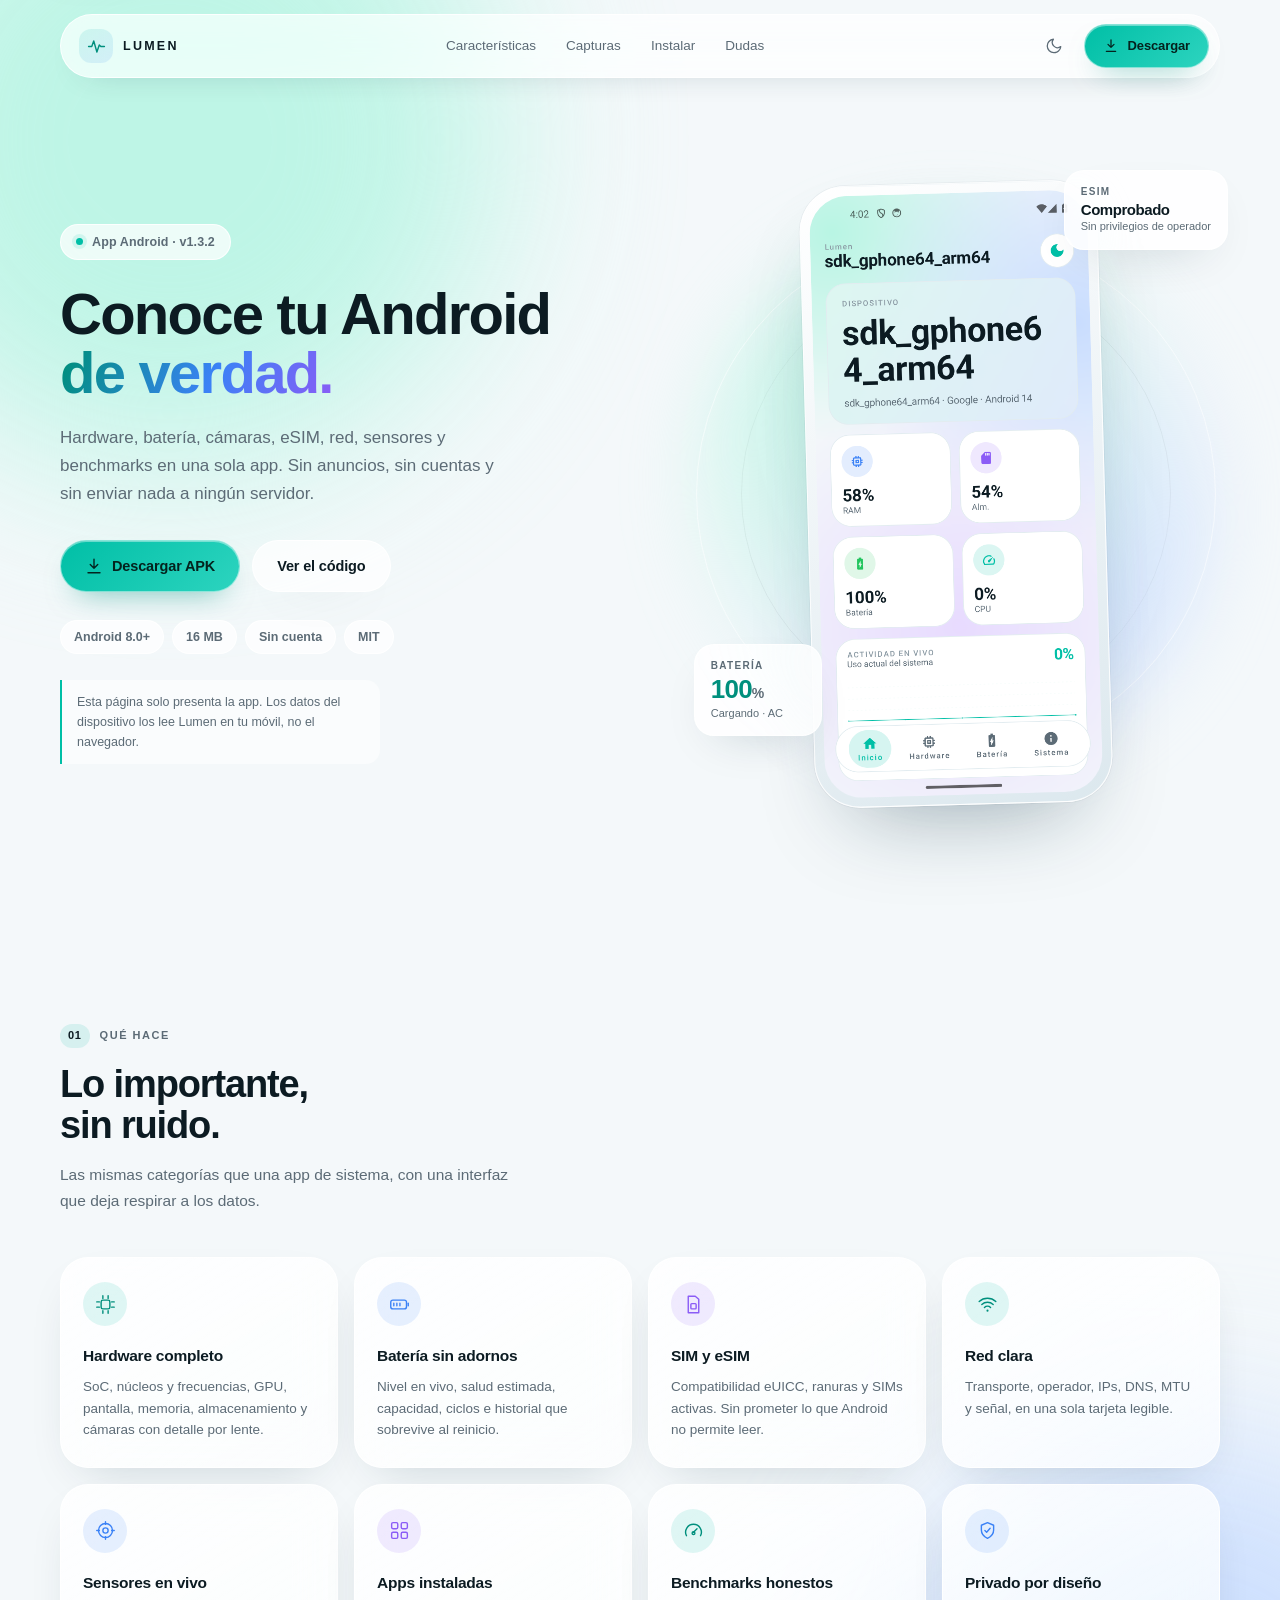
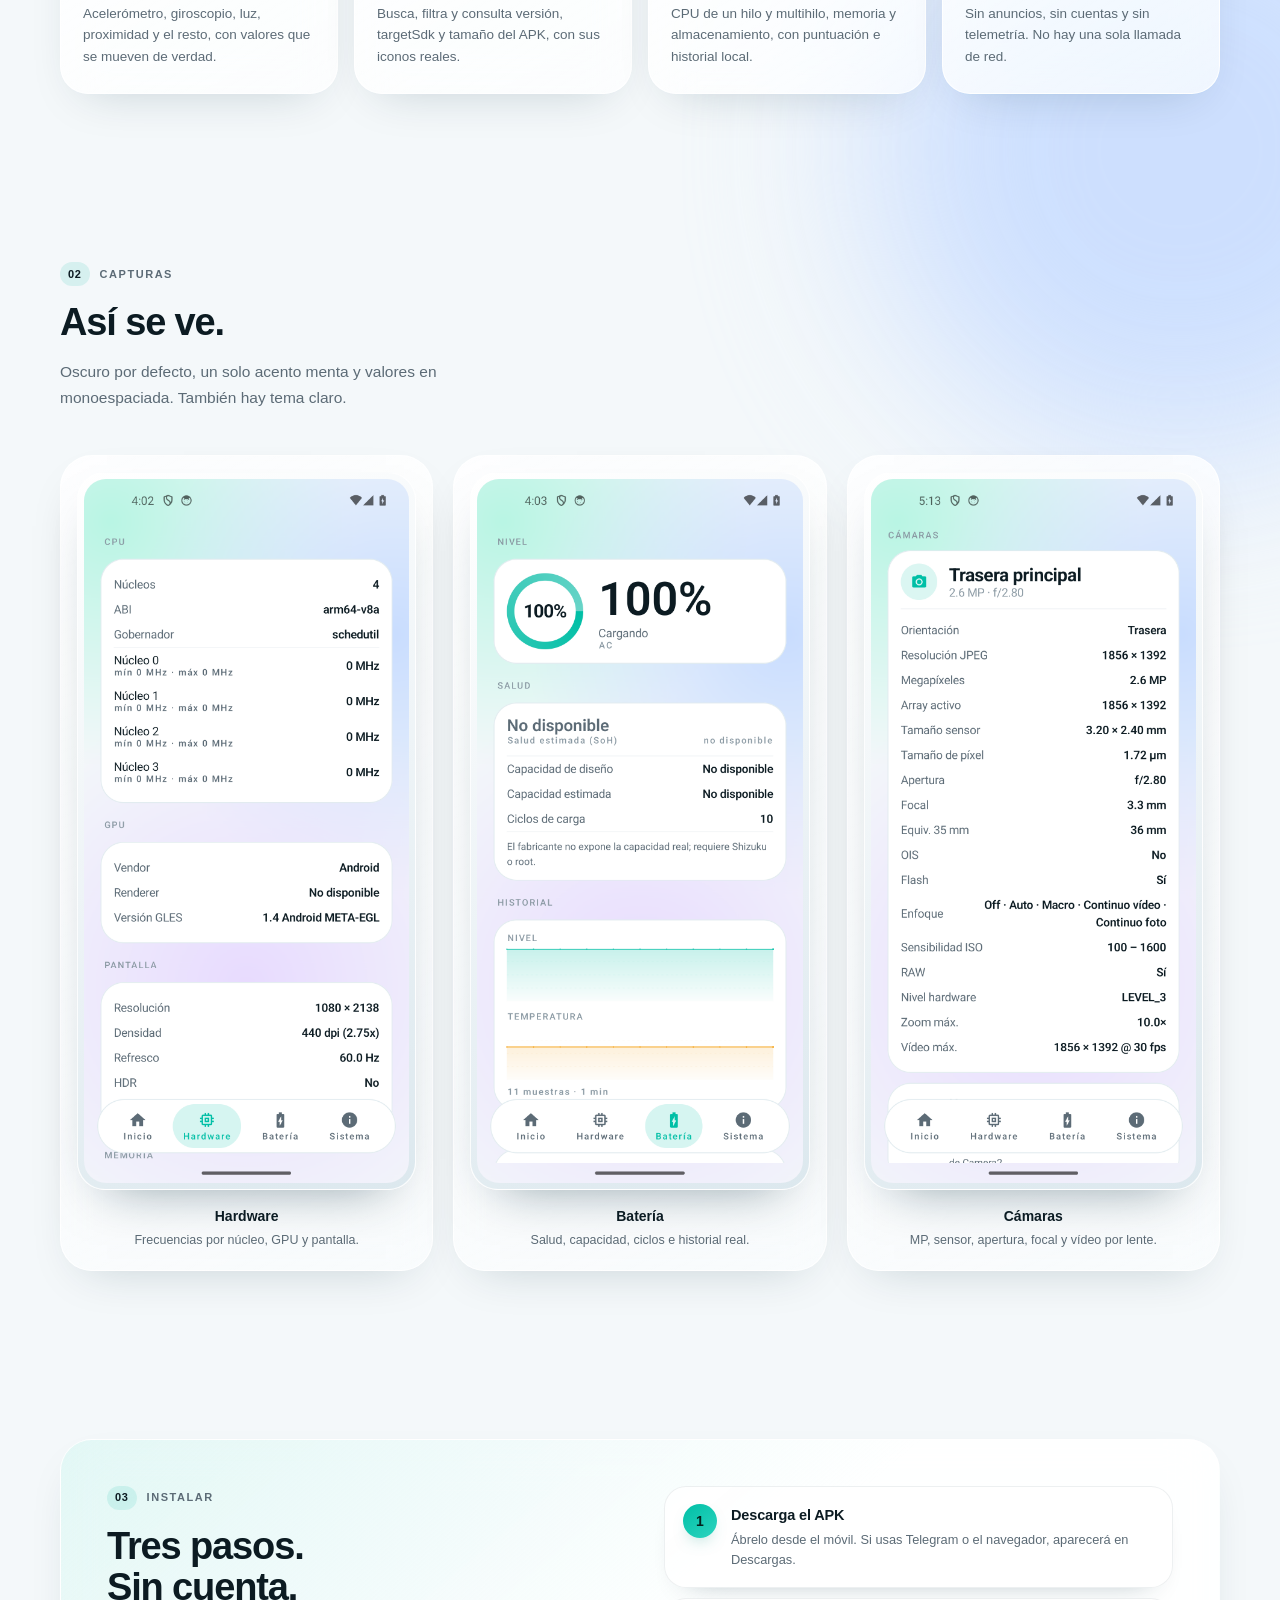
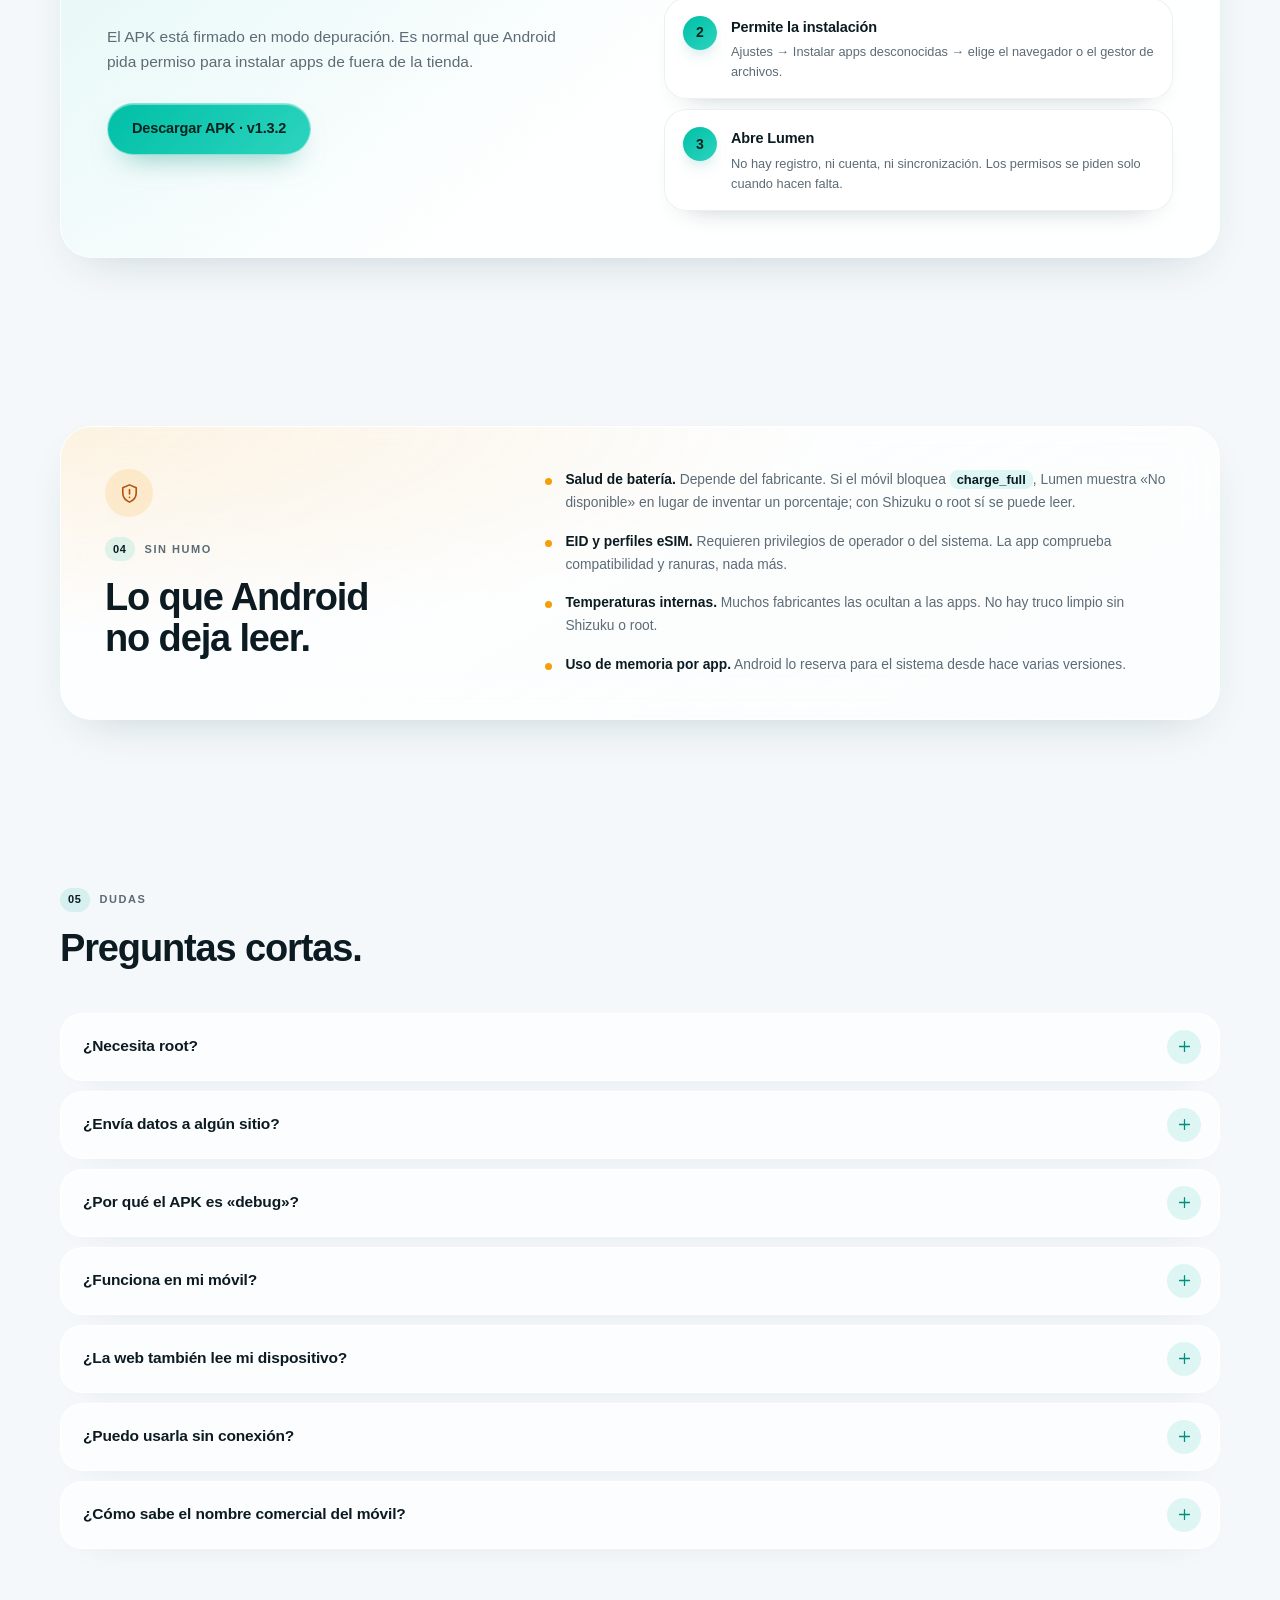
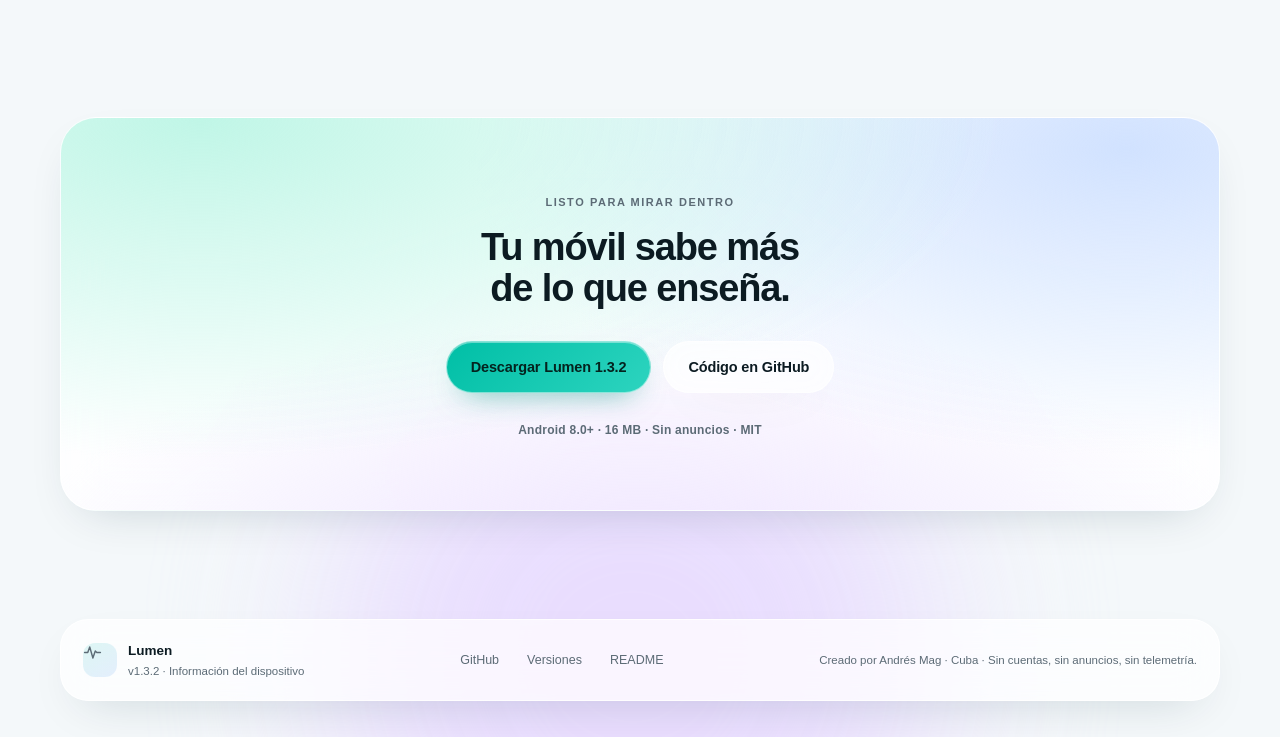
<file: docs/index.html>
<!DOCTYPE html>
<html lang="es" data-theme="light">
<head>
<meta charset="utf-8">
<meta name="viewport" content="width=device-width, initial-scale=1">
<title>Lumen — Conoce tu Android de verdad</title>
<meta name="description" content="Lumen es una app Android sin anuncios para ver hardware, batería, eSIM, red, sensores y benchmarks. Todo se lee en tu móvil; nada sale de él.">
<meta name="theme-color" content="#F4F8FA">
<link rel="icon" href="favicon.svg" type="image/svg+xml">
<meta property="og:title" content="Lumen — Conoce tu Android de verdad">
<meta property="og:description" content="Hardware, batería, cámaras, eSIM, red, sensores y benchmarks. Sin anuncios, sin cuentas y sin telemetría.">
<meta property="og:type" content="website">
<meta property="og:image" content="img/inicio.png">
<script>
  try {
    if (localStorage.getItem("lumen-theme") === "dark") {
      document.documentElement.setAttribute("data-theme", "dark");
      var themeMeta = document.querySelector('meta[name="theme-color"]');
      if (themeMeta) themeMeta.setAttribute("content", "#070C10");
    }
  } catch (e) {}
</script>
<link rel="stylesheet" href="styles.css">
</head>
<body>

<a class="skip-link" href="#top">Saltar al contenido</a>

<div class="ambient" aria-hidden="true">
  <span class="blob blob-a"></span>
  <span class="blob blob-b"></span>
  <span class="blob blob-c"></span>
</div>

<header class="site-header">
  <div class="container header-inner">
    <a class="brand" href="#top" aria-label="Lumen, inicio">
      <span class="brand-mark" aria-hidden="true">
        <svg viewBox="0 0 24 24" fill="none" stroke="currentColor" stroke-width="1.8" stroke-linecap="round" stroke-linejoin="round"><path d="M2 12h4l2.5-7 4 14 3-9 2 2h4.5"/></svg>
      </span>
      <span class="brand-name">LUMEN</span>
    </a>

    <nav class="site-nav" aria-label="Principal">
      <a href="#caracteristicas">Características</a>
      <a href="#capturas">Capturas</a>
      <a href="#instalar">Instalar</a>
      <a href="#faq">Dudas</a>
    </nav>

    <div class="header-actions">
      <button class="icon-btn" id="theme-btn" type="button" aria-label="Activar tema oscuro" aria-pressed="false">
        <svg class="icon-moon" viewBox="0 0 24 24" fill="none" stroke="currentColor" stroke-width="1.7" stroke-linecap="round" stroke-linejoin="round" aria-hidden="true"><path d="M21 12.8A9 9 0 1 1 11.2 3a7 7 0 0 0 9.8 9.8Z"/></svg>
        <svg class="icon-sun" viewBox="0 0 24 24" fill="none" stroke="currentColor" stroke-width="1.7" stroke-linecap="round" stroke-linejoin="round" aria-hidden="true"><circle cx="12" cy="12" r="4"/><path d="M12 2v2M12 20v2M2 12h2M20 12h2M4.9 4.9l1.4 1.4M17.7 17.7l1.4 1.4M19.1 4.9l-1.4 1.4M6.3 17.7l-1.4 1.4"/></svg>
      </button>
      <a class="btn btn-primary btn-small" href="https://github.com/aurenox-global/lumen-device-info/releases/download/v1.3.2/lumen-debug.apk">
        <svg viewBox="0 0 24 24" fill="none" stroke="currentColor" stroke-width="1.9" stroke-linecap="round" stroke-linejoin="round" aria-hidden="true"><path d="M12 3v11M7.5 9.5 12 14l4.5-4.5M5 20h14"/></svg>
        Descargar
      </a>
    </div>
  </div>
</header>

<main id="top">

  <!-- HERO -->
  <section class="hero container">
    <div class="hero-copy">
      <p class="kicker"><span class="pulse-dot" aria-hidden="true"></span> App Android · v1.3.2</p>
      <h1>Conoce tu Android<br><span class="accent">de verdad.</span></h1>
      <p class="lead">Hardware, batería, cámaras, eSIM, red, sensores y benchmarks en una sola app. Sin anuncios, sin cuentas y sin enviar nada a ningún servidor.</p>

      <div class="cta-row">
        <a class="btn btn-primary" href="https://github.com/aurenox-global/lumen-device-info/releases/download/v1.3.2/lumen-debug.apk">
          <svg viewBox="0 0 24 24" fill="none" stroke="currentColor" stroke-width="1.8" stroke-linecap="round" stroke-linejoin="round" aria-hidden="true"><path d="M12 3v12M7 10l5 5 5-5M4 21h16"/></svg>
          Descargar APK
        </a>
        <a class="btn btn-ghost" href="https://github.com/aurenox-global/lumen-device-info">Ver el código</a>
      </div>

      <ul class="meta-row">
        <li>Android 8.0+</li>
        <li>16 MB</li>
        <li>Sin cuenta</li>
        <li>MIT</li>
      </ul>

      <p class="page-note">Esta página solo presenta la app. Los datos del dispositivo los lee Lumen en tu móvil, no el navegador.</p>
    </div>

    <div class="hero-art" aria-label="Captura de la app">
      <div class="glow" aria-hidden="true"></div>
      <figure class="phone phone-hero">
        <img src="img/inicio.png" alt="Pantalla de inicio de Lumen con el resumen del dispositivo y métricas en vivo" width="1080" height="2340">
      </figure>
      <div class="float-card float-battery">
        <span class="float-label">Batería</span>
        <strong>100<span>%</span></strong>
        <span class="float-sub">Cargando · AC</span>
      </div>
      <div class="float-card float-esim">
        <span class="float-label">eSIM</span>
        <strong class="small-value">Comprobado</strong>
        <span class="float-sub">Sin privilegios de operador</span>
      </div>
    </div>
  </section>

  <!-- FEATURES -->
  <section class="section container" id="caracteristicas">
    <div class="section-head">
      <p class="eyebrow"><span class="num">01</span> Qué hace</p>
      <h2>Lo importante,<br>sin ruido.</h2>
      <p class="section-sub">Las mismas categorías que una app de sistema, con una interfaz que deja respirar a los datos.</p>
    </div>

    <div class="grid features">
      <article class="card feature">
        <span class="icon-box" aria-hidden="true"><svg viewBox="0 0 24 24" fill="none" stroke="currentColor" stroke-width="1.6" stroke-linecap="round" stroke-linejoin="round"><rect x="7" y="7" width="10" height="10" rx="2"/><path d="M9 2v3M15 2v3M9 19v3M15 19v3M2 9h3M2 15h3M19 9h3M19 15h3"/></svg></span>
        <h3>Hardware completo</h3>
        <p>SoC, núcleos y frecuencias, GPU, pantalla, memoria, almacenamiento y cámaras con detalle por lente.</p>
      </article>

      <article class="card feature">
        <span class="icon-box" aria-hidden="true"><svg viewBox="0 0 24 24" fill="none" stroke="currentColor" stroke-width="1.6" stroke-linecap="round" stroke-linejoin="round"><rect x="2" y="7" width="18" height="10" rx="2.5"/><path d="M22 10.5v3"/><path d="M5.5 10.5v3M9 10.5v3M12.5 10.5v3"/></svg></span>
        <h3>Batería sin adornos</h3>
        <p>Nivel en vivo, salud estimada, capacidad, ciclos e historial que sobrevive al reinicio.</p>
      </article>

      <article class="card feature">
        <span class="icon-box" aria-hidden="true"><svg viewBox="0 0 24 24" fill="none" stroke="currentColor" stroke-width="1.6" stroke-linecap="round" stroke-linejoin="round"><path d="M6 2.5h8L18 6v15.5H6z"/><rect x="9" y="11" width="6" height="6" rx="1"/></svg></span>
        <h3>SIM y eSIM</h3>
        <p>Compatibilidad eUICC, ranuras y SIMs activas. Sin prometer lo que Android no permite leer.</p>
      </article>

      <article class="card feature">
        <span class="icon-box" aria-hidden="true"><svg viewBox="0 0 24 24" fill="none" stroke="currentColor" stroke-width="1.6" stroke-linecap="round" stroke-linejoin="round"><path d="M2.5 8.5a14 14 0 0 1 19 0"/><path d="M5.5 12a9.5 9.5 0 0 1 13 0"/><path d="M8.5 15.5a5 5 0 0 1 7 0"/><circle cx="12" cy="19" r="1.2" fill="currentColor" stroke="none"/></svg></span>
        <h3>Red clara</h3>
        <p>Transporte, operador, IPs, DNS, MTU y señal, en una sola tarjeta legible.</p>
      </article>

      <article class="card feature">
        <span class="icon-box" aria-hidden="true"><svg viewBox="0 0 24 24" fill="none" stroke="currentColor" stroke-width="1.6" stroke-linecap="round" stroke-linejoin="round"><circle cx="12" cy="12" r="8"/><circle cx="12" cy="12" r="3"/><path d="M12 2v3M12 19v3M2 12h3M19 12h3"/></svg></span>
        <h3>Sensores en vivo</h3>
        <p>Acelerómetro, giroscopio, luz, proximidad y el resto, con valores que se mueven de verdad.</p>
      </article>

      <article class="card feature">
        <span class="icon-box" aria-hidden="true"><svg viewBox="0 0 24 24" fill="none" stroke="currentColor" stroke-width="1.6" stroke-linecap="round" stroke-linejoin="round"><rect x="3" y="3" width="7" height="7" rx="1.6"/><rect x="14" y="3" width="7" height="7" rx="1.6"/><rect x="3" y="14" width="7" height="7" rx="1.6"/><rect x="14" y="14" width="7" height="7" rx="1.6"/></svg></span>
        <h3>Apps instaladas</h3>
        <p>Busca, filtra y consulta versión, targetSdk y tamaño del APK, con sus iconos reales.</p>
      </article>

      <article class="card feature">
        <span class="icon-box" aria-hidden="true"><svg viewBox="0 0 24 24" fill="none" stroke="currentColor" stroke-width="1.6" stroke-linecap="round" stroke-linejoin="round"><path d="M4 18a9 9 0 1 1 16 0"/><path d="M12 14l4-4"/><circle cx="12" cy="15" r="1.6"/></svg></span>
        <h3>Benchmarks honestos</h3>
        <p>CPU de un hilo y multihilo, memoria y almacenamiento, con puntuación e historial local.</p>
      </article>

      <article class="card feature">
        <span class="icon-box" aria-hidden="true"><svg viewBox="0 0 24 24" fill="none" stroke="currentColor" stroke-width="1.6" stroke-linecap="round" stroke-linejoin="round"><path d="M12 3l7 3v5.5c0 4.3-2.9 7.7-7 9.5-4.1-1.8-7-5.2-7-9.5V6z"/><path d="M9 12l2 2 4-4.5"/></svg></span>
        <h3>Privado por diseño</h3>
        <p>Sin anuncios, sin cuentas y sin telemetría. No hay una sola llamada de red.</p>
      </article>
    </div>
  </section>

  <!-- SCREENS -->
  <section class="section container" id="capturas">
    <div class="section-head">
      <p class="eyebrow"><span class="num">02</span> Capturas</p>
      <h2>Así se ve.</h2>
      <p class="section-sub">Oscuro por defecto, un solo acento menta y valores en monoespaciada. También hay tema claro.</p>
    </div>

    <div class="screens">
      <figure class="screen">
        <div class="phone phone-small"><img src="img/hardware.png" alt="Pantalla de hardware: CPU, GPU, pantalla, memoria y almacenamiento" width="1080" height="2340"></div>
        <figcaption><strong>Hardware</strong><span>Frecuencias por núcleo, GPU y pantalla.</span></figcaption>
      </figure>
      <figure class="screen">
        <div class="phone phone-small"><img src="img/bateria.png" alt="Pantalla de batería: nivel, salud, capacidad e historial" width="1080" height="2340"></div>
        <figcaption><strong>Batería</strong><span>Salud, capacidad, ciclos e historial real.</span></figcaption>
      </figure>
      <figure class="screen">
        <div class="phone phone-small"><img src="img/camaras.png" alt="Pantalla de cámaras con resolución, sensor, apertura y vídeo" width="1080" height="2340"></div>
        <figcaption><strong>Cámaras</strong><span>MP, sensor, apertura, focal y vídeo por lente.</span></figcaption>
      </figure>
    </div>
  </section>

  <!-- INSTALL -->
  <section class="section container" id="instalar">
    <div class="install">
      <div class="install-copy">
        <p class="eyebrow"><span class="num">03</span> Instalar</p>
        <h2>Tres pasos.<br>Sin cuenta.</h2>
        <p class="section-sub">El APK está firmado en modo depuración. Es normal que Android pida permiso para instalar apps de fuera de la tienda.</p>
        <a class="btn btn-primary" href="https://github.com/aurenox-global/lumen-device-info/releases/download/v1.3.2/lumen-debug.apk">Descargar APK · v1.3.2</a>
      </div>

      <ol class="steps">
        <li>
          <span class="step-num">1</span>
          <div><strong>Descarga el APK</strong><p>Ábrelo desde el móvil. Si usas Telegram o el navegador, aparecerá en Descargas.</p></div>
        </li>
        <li>
          <span class="step-num">2</span>
          <div><strong>Permite la instalación</strong><p>Ajustes → Instalar apps desconocidas → elige el navegador o el gestor de archivos.</p></div>
        </li>
        <li>
          <span class="step-num">3</span>
          <div><strong>Abre Lumen</strong><p>No hay registro, ni cuenta, ni sincronización. Los permisos se piden solo cuando hacen falta.</p></div>
        </li>
      </ol>
    </div>
  </section>

  <!-- HONESTY -->
  <section class="section container">
    <div class="card honesty">
      <div class="honesty-head">
        <span class="honesty-icon" aria-hidden="true">
          <svg viewBox="0 0 24 24" fill="none" stroke="currentColor" stroke-width="1.7" stroke-linecap="round" stroke-linejoin="round"><path d="M12 3l7 3v5.5c0 4.3-2.9 7.7-7 9.5-4.1-1.8-7-5.2-7-9.5V6z"/><path d="M12 8v4.5"/><circle cx="12" cy="16" r=".9" fill="currentColor" stroke="none"/></svg>
        </span>
        <p class="eyebrow"><span class="num">04</span> Sin humo</p>
        <h2>Lo que Android no deja leer.</h2>
      </div>
      <ul class="honesty-list">
        <li><strong>Salud de batería.</strong> Depende del fabricante. Si el móvil bloquea <code>charge_full</code>, Lumen muestra «No disponible» en lugar de inventar un porcentaje; con Shizuku o root sí se puede leer.</li>
        <li><strong>EID y perfiles eSIM.</strong> Requieren privilegios de operador o del sistema. La app comprueba compatibilidad y ranuras, nada más.</li>
        <li><strong>Temperaturas internas.</strong> Muchos fabricantes las ocultan a las apps. No hay truco limpio sin Shizuku o root.</li>
        <li><strong>Uso de memoria por app.</strong> Android lo reserva para el sistema desde hace varias versiones.</li>
      </ul>
    </div>
  </section>

  <!-- FAQ -->
  <section class="section container" id="faq">
    <div class="section-head">
      <p class="eyebrow"><span class="num">05</span> Dudas</p>
      <h2>Preguntas cortas.</h2>
    </div>

    <div class="faq">
      <details>
        <summary>
          <span>¿Necesita root?</span>
          <span class="faq-icon" aria-hidden="true"><svg viewBox="0 0 24 24" fill="none" stroke="currentColor" stroke-width="1.8" stroke-linecap="round"><path d="M12 5v14M5 12h14"/></svg></span>
        </summary>
        <p>No. Toda la información básica se lee con las APIs públicas de Android. Root o Shizuku solo amplían datos que el fabricante bloquea, como la salud real de la batería.</p>
      </details>
      <details>
        <summary>
          <span>¿Envía datos a algún sitio?</span>
          <span class="faq-icon" aria-hidden="true"><svg viewBox="0 0 24 24" fill="none" stroke="currentColor" stroke-width="1.8" stroke-linecap="round"><path d="M12 5v14M5 12h14"/></svg></span>
        </summary>
        <p>No. No hay analítica, ni cuentas, ni publicidad, ni peticiones de red. Todo se queda en el teléfono.</p>
      </details>
      <details>
        <summary>
          <span>¿Por qué el APK es «debug»?</span>
          <span class="faq-icon" aria-hidden="true"><svg viewBox="0 0 24 24" fill="none" stroke="currentColor" stroke-width="1.8" stroke-linecap="round"><path d="M12 5v14M5 12h14"/></svg></span>
        </summary>
        <p>Está firmado con la clave de desarrollo para poder instalarlo sin publicarlo en Google Play. Para la tienda haría falta una firma de release y justificar el permiso de lista de apps.</p>
      </details>
      <details>
        <summary>
          <span>¿Funciona en mi móvil?</span>
          <span class="faq-icon" aria-hidden="true"><svg viewBox="0 0 24 24" fill="none" stroke="currentColor" stroke-width="1.8" stroke-linecap="round"><path d="M12 5v14M5 12h14"/></svg></span>
        </summary>
        <p>Requiere Android 8.0 o superior. Cuanto más reciente sea el sistema, más datos expone; en equipos antiguos algunas tarjetas dirán «No disponible».</p>
      </details>
      <details>
        <summary>
          <span>¿La web también lee mi dispositivo?</span>
          <span class="faq-icon" aria-hidden="true"><svg viewBox="0 0 24 24" fill="none" stroke="currentColor" stroke-width="1.8" stroke-linecap="round"><path d="M12 5v14M5 12h14"/></svg></span>
        </summary>
        <p>No. Esta web es la página de presentación. Un navegador no puede acceder al hardware como una app nativa, así que aquí no simulamos datos: solo contamos qué hace Lumen.</p>
      </details>
      <details>
        <summary>
          <span>¿Puedo usarla sin conexión?</span>
          <span class="faq-icon" aria-hidden="true"><svg viewBox="0 0 24 24" fill="none" stroke="currentColor" stroke-width="1.8" stroke-linecap="round"><path d="M12 5v14M5 12h14"/></svg></span>
        </summary>
        <p>Sí. La app no necesita internet para nada.</p>
      </details>
      <details>
        <summary>
          <span>¿Cómo sabe el nombre comercial del móvil?</span>
          <span class="faq-icon" aria-hidden="true"><svg viewBox="0 0 24 24" fill="none" stroke="currentColor" stroke-width="1.8" stroke-linecap="round"><path d="M12 5v14M5 12h14"/></svg></span>
        </summary>
        <p>Lumen incluye la lista oficial de dispositivos de Google (~64.000 modelos) dentro de la app. Busca el código real del teléfono, como V2454A, y muestra su nombre comercial: vivo X200 Ultra. No hace ninguna consulta a internet.</p>
      </details>
    </div>
  </section>

  <!-- CLOSING -->
  <section class="section container closing">
    <div class="closing-card">
      <p class="eyebrow">Listo para mirar dentro</p>
      <h2>Tu móvil sabe más<br>de lo que enseña.</h2>
      <div class="cta-row center">
        <a class="btn btn-primary" href="https://github.com/aurenox-global/lumen-device-info/releases/download/v1.3.2/lumen-debug.apk">Descargar Lumen 1.3.2</a>
        <a class="btn btn-ghost" href="https://github.com/aurenox-global/lumen-device-info">Código en GitHub</a>
      </div>
      <p class="micro">Android 8.0+ · 16 MB · Sin anuncios · MIT</p>
    </div>
  </section>
</main>

<footer class="site-footer">
  <div class="container footer-inner">
    <div class="footer-brand">
      <span class="brand-mark" aria-hidden="true"><svg viewBox="0 0 24 24" fill="none" stroke="currentColor" stroke-width="1.8" stroke-linecap="round" stroke-linejoin="round"><path d="M2 12h4l2.5-7 4 14 3-9 2 2h4.5"/></svg></span>
      <div><strong>Lumen</strong><span>v1.3.2 · Información del dispositivo</span></div>
    </div>
    <nav aria-label="Enlaces">
      <a href="https://github.com/aurenox-global/lumen-device-info">GitHub</a>
      <a href="https://github.com/aurenox-global/lumen-device-info/releases">Versiones</a>
      <a href="https://github.com/aurenox-global/lumen-device-info/blob/main/README.md">README</a>
    </nav>
    <p class="footer-note">Creado por Andrés Mag · Cuba · Sin cuentas, sin anuncios, sin telemetría.</p>
  </div>
</footer>

<script src="app.js" defer></script>
</body>
</html>
</file>
<file: docs/styles.css>
/* Lumen — landing page
   Identidad: ColorOS 17 «Living Flow». Tema claro por defecto, capas glass,
   luz ambiental aqua/cielo/lavanda y esquinas muy redondeadas. */

:root {
  --bg: #F4F8FA;
  --surface: #FFFFFF;
  --glass: rgba(255, 255, 255, 0.72);
  --glass-strong: rgba(255, 255, 255, 0.86);
  --glass-soft: rgba(255, 255, 255, 0.5);
  --glass-border: rgba(255, 255, 255, 0.85);
  --hairline: rgba(12, 27, 34, 0.08);
  --text: #0C1B22;
  --text-2: #5C6B76;
  --text-3: #8A99A3;
  --aqua: #00BFA6;
  --aqua-deep: #008F7D;
  --blue: #3B82F6;
  --lav: #8B5CF6;
  --aqua-soft: rgba(0, 191, 166, 0.12);
  --blue-soft: rgba(59, 130, 246, 0.12);
  --lav-soft: rgba(139, 92, 246, 0.12);
  --success: #22C55E;
  --warn: #F59E0B;
  --error: #EF4444;
  --shadow: 0 18px 50px -24px rgba(9, 45, 60, 0.22);
  --shadow-lg: 0 42px 90px -42px rgba(9, 45, 60, 0.42);
  --blob-a: #B9F5E4;
  --blob-b: #C9DDFF;
  --blob-c: #E8DBFF;
  --blob-opacity: 0.9;
  --glow-a: rgba(185, 245, 228, 0.9);
  --glow-b: rgba(201, 221, 255, 0.85);
  --frame-a: #FFFFFF;
  --frame-b: #DCE8EE;
  --step-bg: rgba(255, 255, 255, 0.86);
  --step-border: rgba(9, 45, 60, 0.07);
  --btn-from: #00BFA6;
  --btn-to: #2DD4BF;
  --btn-text: #04231E;
  --radius-xl: 32px;
  --radius: 28px;
  --radius-md: 22px;
  --ease: cubic-bezier(0.22, 1, 0.36, 1);
  --max: 1160px;
  --sans: -apple-system, BlinkMacSystemFont, "Segoe UI", Roboto, "Helvetica Neue", Arial, sans-serif;
  color-scheme: light;
}

[data-theme="dark"] {
  --bg: #070C10;
  --surface: #0C1418;
  --glass: rgba(255, 255, 255, 0.06);
  --glass-strong: rgba(255, 255, 255, 0.09);
  --glass-soft: rgba(255, 255, 255, 0.035);
  --glass-border: rgba(255, 255, 255, 0.10);
  --hairline: rgba(255, 255, 255, 0.08);
  --text: #ECF6F8;
  --text-2: #93A4AE;
  --text-3: #6B7A84;
  --aqua: #4DE0C8;
  --aqua-deep: #4DE0C8;
  --blue: #6AA1FF;
  --lav: #B69CFF;
  --aqua-soft: rgba(77, 224, 200, 0.14);
  --blue-soft: rgba(106, 161, 255, 0.14);
  --lav-soft: rgba(182, 156, 255, 0.14);
  --shadow: 0 18px 50px -24px rgba(0, 0, 0, 0.62);
  --shadow-lg: 0 42px 90px -42px rgba(0, 0, 0, 0.8);
  --blob-a: #0E5F55;
  --blob-b: #12325F;
  --blob-c: #3A2A66;
  --blob-opacity: 0.55;
  --glow-a: rgba(14, 95, 85, 0.8);
  --glow-b: rgba(18, 50, 95, 0.8);
  --frame-a: #29333A;
  --frame-b: #10181D;
  --step-bg: rgba(255, 255, 255, 0.05);
  --step-border: rgba(255, 255, 255, 0.10);
  color-scheme: dark;
}

*, *::before, *::after { box-sizing: border-box; }

html {
  scroll-behavior: smooth;
  -webkit-text-size-adjust: 100%;
}

body {
  margin: 0;
  min-height: 100vh;
  background: var(--bg);
  color: var(--text);
  font-family: var(--sans);
  font-size: 16px;
  line-height: 1.6;
  -webkit-font-smoothing: antialiased;
  text-rendering: optimizeLegibility;
  overflow-x: hidden;
  position: relative;
}

::selection { background: var(--aqua-soft); color: var(--text); }

img { max-width: 100%; display: block; }

a { color: inherit; text-decoration: none; }

button { font: inherit; }

.container {
  width: min(100% - 48px, var(--max));
  margin-inline: auto;
  position: relative;
  z-index: 1;
}

.skip-link {
  position: fixed;
  top: 10px;
  left: 10px;
  z-index: 100;
  padding: 12px 18px;
  border-radius: 999px;
  background: var(--surface);
  color: var(--text);
  box-shadow: var(--shadow);
  transform: translateY(-160%);
  transition: transform 0.2s var(--ease);
}

.skip-link:focus { transform: translateY(0); }

/* ---------- ambient light ---------- */

.ambient {
  position: absolute;
  inset: 0;
  z-index: 0;
  overflow: hidden;
  pointer-events: none;
}

.blob {
  position: absolute;
  display: block;
  border-radius: 50%;
  filter: blur(90px);
  opacity: var(--blob-opacity);
}

.blob-a {
  width: 660px;
  height: 660px;
  top: -190px;
  left: -160px;
  background: var(--blob-a);
}

.blob-b {
  width: 620px;
  height: 620px;
  top: 26%;
  right: -210px;
  background: var(--blob-b);
}

.blob-c {
  width: 600px;
  height: 600px;
  bottom: -220px;
  left: 26%;
  background: var(--blob-c);
}

/* ---------- header ---------- */

.site-header {
  position: sticky;
  top: 0;
  z-index: 50;
  padding: 14px 0 8px;
}

.header-inner {
  display: flex;
  align-items: center;
  gap: 22px;
  height: 64px;
  padding: 8px 10px 8px 18px;
  border: 1px solid var(--glass-border);
  border-radius: 999px;
  background: var(--glass);
  -webkit-backdrop-filter: blur(24px) saturate(160%);
  backdrop-filter: blur(24px) saturate(160%);
  box-shadow: 0 12px 34px -26px rgba(9, 45, 60, 0.45);
}

.brand {
  display: inline-flex;
  align-items: center;
  gap: 10px;
  flex: 0 0 auto;
  min-height: 44px;
}

.brand-mark {
  width: 34px;
  height: 34px;
  display: grid;
  place-items: center;
  border-radius: 12px;
  background: linear-gradient(145deg, var(--aqua-soft), var(--blue-soft));
  color: var(--aqua-deep);
}

.brand-mark svg { width: 19px; height: 19px; }

.brand-name {
  font-size: 12.5px;
  font-weight: 700;
  letter-spacing: 0.18em;
}

.site-nav {
  display: flex;
  gap: 2px;
  margin-inline: auto;
}

.site-nav a {
  display: inline-flex;
  align-items: center;
  min-height: 44px;
  padding: 0 14px;
  border-radius: 999px;
  font-size: 13.5px;
  font-weight: 500;
  color: var(--text-2);
  transition: color 0.2s var(--ease), background-color 0.2s var(--ease);
}

.site-nav a:hover {
  color: var(--text);
  background: var(--glass-soft);
}

.header-actions {
  display: flex;
  align-items: center;
  gap: 8px;
  flex: 0 0 auto;
}

.icon-btn {
  width: 44px;
  height: 44px;
  display: grid;
  place-items: center;
  border: 1px solid transparent;
  border-radius: 999px;
  background: transparent;
  color: var(--text-2);
  cursor: pointer;
  transition: color 0.2s var(--ease), background-color 0.2s var(--ease), transform 0.2s var(--ease);
}

.icon-btn:hover {
  color: var(--text);
  background: var(--glass-soft);
  transform: translateY(-1px);
}

.icon-btn svg { width: 18px; height: 18px; }
.icon-sun { display: none; }
[data-theme="dark"] .icon-sun { display: block; }
[data-theme="dark"] .icon-moon { display: none; }

/* ---------- buttons ---------- */

.btn {
  display: inline-flex;
  align-items: center;
  justify-content: center;
  gap: 9px;
  height: 52px;
  padding: 0 24px;
  border: 1px solid transparent;
  border-radius: 999px;
  font-size: 14.5px;
  font-weight: 650;
  letter-spacing: -0.01em;
  white-space: nowrap;
  cursor: pointer;
  transition: transform 0.22s var(--ease), box-shadow 0.22s var(--ease),
              background-color 0.22s var(--ease), border-color 0.22s var(--ease);
}

.btn svg { width: 18px; height: 18px; flex: 0 0 auto; }

.btn-primary {
  background: linear-gradient(135deg, var(--btn-from), var(--btn-to));
  color: var(--btn-text);
  border-color: rgba(255, 255, 255, 0.5);
  box-shadow:
    0 14px 30px -16px rgba(0, 143, 125, 0.65),
    inset 0 1px 0 rgba(255, 255, 255, 0.4);
}

.btn-primary:hover {
  transform: translateY(-2px);
  box-shadow:
    0 20px 40px -16px rgba(0, 143, 125, 0.7),
    inset 0 1px 0 rgba(255, 255, 255, 0.45);
}

.btn-ghost {
  background: var(--glass);
  border-color: var(--glass-border);
  color: var(--text);
  -webkit-backdrop-filter: blur(16px) saturate(140%);
  backdrop-filter: blur(16px) saturate(140%);
  box-shadow: var(--shadow);
}

.btn-ghost:hover {
  transform: translateY(-2px);
  background: var(--glass-strong);
}

.btn-small {
  height: 44px;
  padding: 0 18px;
  font-size: 13px;
}

.btn-small svg { width: 16px; height: 16px; }

/* ---------- hero ---------- */

.hero {
  display: grid;
  grid-template-columns: 1.05fr 0.95fr;
  align-items: center;
  gap: 48px;
  padding: 58px 0 96px;
}

.hero-copy,
.hero-art { min-width: 0; }

.kicker {
  display: inline-flex;
  align-items: center;
  gap: 9px;
  margin: 0 0 24px;
  height: 36px;
  padding: 0 15px;
  border: 1px solid var(--glass-border);
  border-radius: 999px;
  background: var(--glass);
  -webkit-backdrop-filter: blur(14px);
  backdrop-filter: blur(14px);
  font-size: 12.5px;
  font-weight: 600;
  letter-spacing: 0.01em;
  color: var(--text-2);
  font-variant-numeric: tabular-nums;
}

.pulse-dot {
  width: 7px;
  height: 7px;
  border-radius: 999px;
  background: var(--aqua);
  box-shadow: 0 0 0 4px var(--aqua-soft);
  animation: pulse 2.6s ease-in-out infinite;
}

@keyframes pulse {
  0%, 100% { box-shadow: 0 0 0 4px var(--aqua-soft); }
  50% { box-shadow: 0 0 0 8px transparent; }
}

h1 {
  margin: 0 0 22px;
  font-size: clamp(40px, 5.2vw, 58px);
  line-height: 1.02;
  letter-spacing: -0.03em;
  font-weight: 700;
  text-wrap: balance;
}

h1 .accent {
  background: linear-gradient(115deg, var(--aqua-deep) 4%, var(--blue) 56%, var(--lav) 100%);
  -webkit-background-clip: text;
  background-clip: text;
  color: transparent;
}

.lead {
  margin: 0 0 32px;
  max-width: 47ch;
  font-size: 17px;
  line-height: 1.65;
  color: var(--text-2);
}

.cta-row {
  display: flex;
  flex-wrap: wrap;
  gap: 12px;
}

.cta-row.center { justify-content: center; }

.meta-row {
  display: flex;
  flex-wrap: wrap;
  gap: 8px;
  margin: 28px 0 0;
  padding: 0;
  list-style: none;
}

.meta-row li {
  display: inline-flex;
  align-items: center;
  min-height: 34px;
  padding: 0 13px;
  border: 1px solid var(--glass-border);
  border-radius: 999px;
  background: var(--glass);
  font-size: 12.5px;
  font-weight: 550;
  color: var(--text-2);
  font-variant-numeric: tabular-nums;
}

.page-note {
  margin: 26px 0 0;
  max-width: 46ch;
  padding: 12px 16px 12px 15px;
  border-left: 2px solid var(--aqua);
  border-radius: 0 14px 14px 0;
  background: var(--glass-soft);
  font-size: 12.5px;
  line-height: 1.6;
  color: var(--text-2);
}

/* ---------- hero art ---------- */

.hero-art {
  position: relative;
  display: flex;
  justify-content: center;
  align-items: center;
  min-height: 700px;
  padding: 24px 0;
}

.glow {
  position: absolute;
  width: 540px;
  height: 540px;
  max-width: 100%;
  border-radius: 50%;
  background:
    radial-gradient(circle at 36% 32%, var(--glow-a), transparent 62%),
    radial-gradient(circle at 68% 70%, var(--glow-b), transparent 64%);
  filter: blur(34px);
  pointer-events: none;
}

.hero-art::before {
  content: "";
  position: absolute;
  width: 430px;
  height: 430px;
  max-width: 100%;
  border: 1px solid var(--hairline);
  border-radius: 50%;
}

.hero-art::after {
  content: "";
  position: absolute;
  width: 520px;
  height: 520px;
  max-width: 100%;
  border: 1px solid var(--glass-border);
  border-radius: 50%;
  opacity: 0.6;
}

.phone {
  position: relative;
  z-index: 1;
  margin: 0;
  padding: 9px;
  border: 1px solid var(--glass-border);
  border-radius: 46px;
  background: linear-gradient(155deg, var(--frame-a), var(--frame-b));
  box-shadow: var(--shadow-lg), 0 0 0 1px rgba(9, 45, 60, 0.04);
}

.phone img {
  width: 100%;
  height: auto;
  border-radius: 38px;
}

.phone-hero {
  width: min(298px, 78%);
  transform: rotate(-1.6deg);
}

.float-card {
  position: absolute;
  z-index: 2;
  display: grid;
  gap: 1px;
  min-width: 128px;
  padding: 13px 16px 14px;
  border: 1px solid var(--glass-border);
  border-radius: 20px;
  background: var(--glass-strong);
  -webkit-backdrop-filter: blur(20px) saturate(160%);
  backdrop-filter: blur(20px) saturate(160%);
  box-shadow: var(--shadow);
}

.float-label {
  font-size: 10px;
  font-weight: 700;
  letter-spacing: 0.13em;
  text-transform: uppercase;
  color: var(--text-2);
}

.float-card strong {
  font-size: 26px;
  font-weight: 650;
  line-height: 1.15;
  letter-spacing: -0.03em;
  color: var(--aqua-deep);
  font-variant-numeric: tabular-nums;
}

.float-card strong span {
  font-size: 14px;
  font-weight: 600;
  color: var(--text-2);
}

.float-card .small-value {
  font-size: 15px;
  font-weight: 650;
  color: var(--text);
}

.float-sub {
  font-size: 11px;
  line-height: 1.4;
  color: var(--text-2);
}

.float-battery { left: 2px; bottom: 108px; }
.float-esim { right: -8px; top: 26px; }

/* ---------- sections ---------- */

.section {
  padding: 84px 0;
  position: relative;
}

.section-head {
  max-width: 660px;
  margin-bottom: 44px;
}

.eyebrow {
  display: flex;
  align-items: center;
  gap: 10px;
  margin: 0 0 16px;
  font-size: 11px;
  font-weight: 700;
  letter-spacing: 0.14em;
  text-transform: uppercase;
  color: var(--text-2);
}

.eyebrow .num {
  display: inline-grid;
  place-items: center;
  min-width: 28px;
  height: 24px;
  padding: 0 8px;
  border-radius: 999px;
  background: var(--aqua-soft);
  color: var(--text);
  font-size: 11px;
  font-weight: 700;
  letter-spacing: 0.06em;
  font-variant-numeric: tabular-nums;
}

.section-head h2,
.honesty h2,
.install h2,
.closing h2 {
  margin: 0;
  font-size: clamp(30px, 3.4vw, 38px);
  line-height: 1.08;
  letter-spacing: -0.03em;
  font-weight: 700;
  text-wrap: balance;
}

.section-sub {
  margin: 16px 0 0;
  max-width: 54ch;
  color: var(--text-2);
  font-size: 15.5px;
  line-height: 1.65;
}

/* ---------- glass cards ---------- */

.card {
  border: 1px solid var(--glass-border);
  border-radius: var(--radius);
  background: linear-gradient(150deg, var(--glass-strong), var(--glass));
  -webkit-backdrop-filter: blur(22px) saturate(150%);
  backdrop-filter: blur(22px) saturate(150%);
  box-shadow: var(--shadow);
}

/* ---------- features ---------- */

.grid { display: grid; gap: 16px; }

.features { grid-template-columns: repeat(4, minmax(0, 1fr)); }

.feature {
  padding: 24px 22px 26px;
  transition: transform 0.24s var(--ease), box-shadow 0.24s var(--ease),
              border-color 0.24s var(--ease);
}

.feature:hover {
  transform: translateY(-3px);
  border-color: rgba(0, 191, 166, 0.35);
  box-shadow: 0 26px 60px -32px rgba(9, 45, 60, 0.35);
}

[data-theme="dark"] .feature:hover {
  border-color: rgba(77, 224, 200, 0.32);
  box-shadow: 0 26px 60px -32px rgba(0, 0, 0, 0.85);
}

.icon-box {
  display: grid;
  place-items: center;
  width: 44px;
  height: 44px;
  margin-bottom: 18px;
  border-radius: 50%;
  background: var(--aqua-soft);
  color: var(--aqua-deep);
}

.icon-box svg { width: 21px; height: 21px; }

.feature:nth-child(3n+2) .icon-box {
  background: var(--blue-soft);
  color: var(--blue);
}

.feature:nth-child(3n) .icon-box {
  background: var(--lav-soft);
  color: var(--lav);
}

.feature h3 {
  margin: 0 0 7px;
  font-size: 15.5px;
  font-weight: 650;
  letter-spacing: -0.015em;
}

.feature p {
  margin: 0;
  font-size: 13.5px;
  line-height: 1.6;
  color: var(--text-2);
}

/* ---------- screens ---------- */

.screens {
  display: grid;
  grid-template-columns: repeat(3, minmax(0, 1fr));
  gap: 20px;
  align-items: start;
}

.screen {
  margin: 0;
  padding: 16px 16px 20px;
  border: 1px solid var(--glass-border);
  border-radius: var(--radius-xl);
  background: linear-gradient(155deg, var(--glass-strong), var(--glass-soft));
  -webkit-backdrop-filter: blur(20px) saturate(140%);
  backdrop-filter: blur(20px) saturate(140%);
  box-shadow: var(--shadow);
}

.phone-small {
  width: 100%;
  padding: 6px;
  border-radius: 28px;
  box-shadow: 0 24px 50px -30px rgba(9, 45, 60, 0.5);
  transition: transform 0.26s var(--ease);
}

.phone-small img { border-radius: 22px; }

.screen:hover .phone-small { transform: translateY(-4px); }

.screen figcaption {
  display: grid;
  gap: 2px;
  margin-top: 15px;
  text-align: center;
}

.screen figcaption strong {
  font-size: 14px;
  font-weight: 650;
}

.screen figcaption span {
  font-size: 12.5px;
  color: var(--text-2);
}

/* ---------- install ---------- */

.install {
  display: grid;
  grid-template-columns: 1fr 1fr;
  gap: 48px;
  align-items: start;
  padding: 46px;
  border: 1px solid var(--glass-border);
  border-radius: var(--radius-xl);
  background:
    linear-gradient(140deg, rgba(0, 191, 166, 0.10), var(--glass) 52%),
    var(--glass);
  -webkit-backdrop-filter: blur(24px) saturate(150%);
  backdrop-filter: blur(24px) saturate(150%);
  box-shadow: var(--shadow);
}

.install .btn { margin-top: 28px; }

.steps {
  list-style: none;
  margin: 0;
  padding: 0;
  display: grid;
  gap: 10px;
}

.steps li {
  display: flex;
  gap: 14px;
  padding: 17px 18px;
  border: 1px solid var(--step-border);
  border-radius: var(--radius-md);
  background: var(--step-bg);
  box-shadow: 0 14px 30px -24px rgba(9, 45, 60, 0.45);
}

[data-theme="dark"] .steps li { box-shadow: none; }

.step-num {
  flex: 0 0 34px;
  width: 34px;
  height: 34px;
  display: grid;
  place-items: center;
  border-radius: 999px;
  background: linear-gradient(140deg, var(--btn-from), var(--btn-to));
  color: var(--btn-text);
  font-size: 14px;
  font-weight: 700;
  font-variant-numeric: tabular-nums;
  box-shadow: 0 8px 18px -10px rgba(0, 143, 125, 0.7);
}

.steps strong {
  display: block;
  font-size: 14.5px;
  font-weight: 650;
  letter-spacing: -0.01em;
}

.steps p {
  margin: 3px 0 0;
  font-size: 12.8px;
  line-height: 1.55;
  color: var(--text-2);
}

/* ---------- honesty ---------- */

.honesty {
  display: grid;
  grid-template-columns: 0.85fr 1.35fr;
  gap: 44px;
  padding: 42px 44px;
  border-radius: var(--radius-xl);
  background:
    radial-gradient(120% 130% at 0% 0%, rgba(245, 158, 11, 0.12), transparent 55%),
    linear-gradient(150deg, var(--glass-strong), var(--glass));
}

.honesty-head { min-width: 0; }

.honesty-icon {
  display: grid;
  place-items: center;
  width: 48px;
  height: 48px;
  margin-bottom: 20px;
  border-radius: 50%;
  background: rgba(245, 158, 11, 0.14);
  color: #B45309;
}

[data-theme="dark"] .honesty-icon { color: #FBBF24; }

.honesty-icon svg { width: 23px; height: 23px; }

.honesty-list {
  margin: 0;
  padding: 0;
  list-style: none;
  display: grid;
  gap: 16px;
  align-content: start;
}

.honesty-list li {
  position: relative;
  padding-left: 20px;
  font-size: 13.8px;
  line-height: 1.65;
  color: var(--text-2);
}

.honesty-list li::before {
  content: "";
  position: absolute;
  left: 0;
  top: 9px;
  width: 7px;
  height: 7px;
  border-radius: 50%;
  background: var(--warn);
}

.honesty-list strong { color: var(--text); font-weight: 650; }

code {
  padding: 2px 7px;
  border-radius: 8px;
  background: var(--aqua-soft);
  color: var(--text);
  font-family: inherit;
  font-size: 0.94em;
  font-weight: 600;
}

/* ---------- faq ---------- */

.faq {
  display: grid;
  gap: 10px;
}

.faq details {
  border: 1px solid var(--glass-border);
  border-radius: var(--radius-md);
  background: var(--glass);
  -webkit-backdrop-filter: blur(18px) saturate(140%);
  backdrop-filter: blur(18px) saturate(140%);
  box-shadow: 0 12px 34px -30px rgba(9, 45, 60, 0.4);
  overflow: hidden;
  transition: background-color 0.22s var(--ease), border-color 0.22s var(--ease);
}

.faq details[open] {
  background: var(--glass-strong);
  border-color: rgba(0, 191, 166, 0.32);
}

[data-theme="dark"] .faq details[open] {
  border-color: rgba(77, 224, 200, 0.28);
}

.faq summary {
  display: flex;
  align-items: center;
  justify-content: space-between;
  gap: 20px;
  min-height: 62px;
  padding: 16px 18px 16px 22px;
  cursor: pointer;
  list-style: none;
  font-size: 15.5px;
  font-weight: 600;
  letter-spacing: -0.01em;
}

.faq summary::-webkit-details-marker { display: none; }

.faq-icon {
  flex: 0 0 34px;
  width: 34px;
  height: 34px;
  display: grid;
  place-items: center;
  border-radius: 50%;
  background: var(--aqua-soft);
  color: var(--aqua-deep);
  transition: transform 0.24s var(--ease), background-color 0.24s var(--ease);
}

.faq-icon svg { width: 17px; height: 17px; }

.faq details[open] .faq-icon {
  transform: rotate(45deg);
  background: var(--aqua);
  color: var(--btn-text);
}

.faq details p {
  margin: 0;
  padding: 0 62px 22px 22px;
  max-width: 78ch;
  font-size: 14px;
  line-height: 1.7;
  color: var(--text-2);
}

/* ---------- closing ---------- */

.closing { padding-bottom: 100px; }

.closing-card {
  position: relative;
  overflow: hidden;
  padding: 76px 32px 70px;
  text-align: center;
  border: 1px solid var(--glass-border);
  border-radius: 36px;
  background:
    radial-gradient(120% 150% at 12% 0%, var(--glow-a), transparent 58%),
    radial-gradient(95% 130% at 92% 8%, var(--glow-b), transparent 60%),
    radial-gradient(90% 120% at 50% 125%, rgba(232, 219, 255, 0.75), transparent 62%),
    var(--glass-strong);
  -webkit-backdrop-filter: blur(26px) saturate(150%);
  backdrop-filter: blur(26px) saturate(150%);
  box-shadow: var(--shadow);
}

[data-theme="dark"] .closing-card {
  background:
    radial-gradient(120% 150% at 12% 0%, rgba(14, 95, 85, 0.55), transparent 58%),
    radial-gradient(95% 130% at 92% 8%, rgba(18, 50, 95, 0.6), transparent 60%),
    radial-gradient(90% 120% at 50% 125%, rgba(58, 42, 102, 0.55), transparent 62%),
    var(--glass-strong);
}

.closing-card .eyebrow { justify-content: center; }

.closing-card h2 { margin-bottom: 32px; }

.micro {
  margin: 28px 0 0;
  font-size: 12px;
  font-weight: 550;
  letter-spacing: 0.02em;
  color: var(--text-2);
  font-variant-numeric: tabular-nums;
}

/* ---------- footer ---------- */

.site-footer {
  padding: 8px 0 36px;
}

.footer-inner {
  display: flex;
  align-items: center;
  justify-content: space-between;
  gap: 20px;
  flex-wrap: wrap;
  padding: 18px 22px;
  border: 1px solid var(--glass-border);
  border-radius: var(--radius);
  background: var(--glass);
  -webkit-backdrop-filter: blur(20px) saturate(150%);
  backdrop-filter: blur(20px) saturate(150%);
  box-shadow: var(--shadow);
}

.footer-brand { display: flex; align-items: center; gap: 11px; }

.footer-brand strong { display: block; font-size: 13.5px; font-weight: 650; }
.footer-brand span { display: block; font-size: 11.5px; color: var(--text-2); }

.site-footer nav { display: flex; gap: 4px; }

.site-footer nav a {
  display: inline-flex;
  align-items: center;
  min-height: 44px;
  padding: 0 12px;
  border-radius: 999px;
  font-size: 12.5px;
  color: var(--text-2);
  transition: color 0.2s var(--ease), background-color 0.2s var(--ease);
}

.site-footer nav a:hover {
  color: var(--text);
  background: var(--glass-soft);
}

.footer-note { margin: 0; font-size: 11.5px; color: var(--text-2); }

/* ---------- focus ---------- */

:focus-visible {
  outline: 2px solid var(--aqua-deep);
  outline-offset: 3px;
  border-radius: 6px;
}

[data-theme="dark"] :focus-visible { outline-color: var(--aqua); }

.faq summary:focus-visible {
  outline: 2px solid var(--aqua-deep);
  outline-offset: -3px;
  border-radius: var(--radius-md);
}

[data-theme="dark"] .faq summary:focus-visible { outline-color: var(--aqua); }

/* ---------- entrance ---------- */

.hero-copy {
  animation: rise 0.7s var(--ease) both;
}

.hero-art {
  animation: rise 0.8s 0.08s var(--ease) both;
}

@keyframes rise {
  from { opacity: 0; transform: translateY(10px); }
  to { opacity: 1; transform: translateY(0); }
}

/* ---------- fallback for no backdrop-filter ---------- */

@supports not ((backdrop-filter: blur(10px)) or (-webkit-backdrop-filter: blur(10px))) {
  :root { --glass: rgba(255, 255, 255, 0.94); --glass-strong: #FFFFFF; }
  [data-theme="dark"] { --glass: rgba(16, 24, 29, 0.94); --glass-strong: #0C1418; }
}

/* ---------- responsive ---------- */

@media (max-width: 1040px) {
  .features { grid-template-columns: repeat(2, minmax(0, 1fr)); }
  .hero { gap: 32px; }
  .install { gap: 32px; padding: 38px; }
  .honesty { grid-template-columns: 1fr; gap: 26px; }
  .float-card { display: none; }
}

@media (max-width: 900px) {
  .site-nav { display: none; }
  .header-inner { justify-content: space-between; }
  .hero {
    grid-template-columns: 1fr;
    gap: 28px;
    padding: 44px 0 72px;
  }
  .hero-copy { max-width: 640px; }
  .hero-art { min-height: 620px; }
  .float-card { display: none; }
  .install { grid-template-columns: 1fr; }
  .honesty { padding: 36px; }
}

@media (max-width: 720px) {
  .container { width: calc(100% - 32px); }
  .site-header { padding-top: 10px; }
  .header-inner { height: 60px; padding: 7px 8px 7px 14px; gap: 12px; }
  .brand-name { font-size: 12px; }
  .section { padding: 62px 0; }
  .section-head { margin-bottom: 32px; }
  .screens {
    display: flex;
    gap: 14px;
    overflow-x: auto;
    scroll-snap-type: x mandatory;
    margin-inline: -16px;
    padding: 4px 16px 12px;
    scrollbar-width: none;
  }
  .screens::-webkit-scrollbar { display: none; }
  .screen { flex: 0 0 80%; scroll-snap-align: start; }
  .install { padding: 28px 22px; border-radius: 26px; }
  .honesty { padding: 30px 24px; }
  .closing-card { padding: 56px 22px 52px; border-radius: 30px; }
  .faq details p { padding-right: 22px; }
  .footer-inner { display: grid; gap: 6px; padding: 18px 20px; }
  .footer-note { margin-top: 6px; }
  .hero-art { min-height: 580px; }
  .hero-art::after { width: 460px; }
}

@media (max-width: 640px) {
  .features { grid-template-columns: 1fr; }
}

@media (max-width: 460px) {
  h1 { font-size: clamp(38px, 10.4vw, 44px); }
  .lead { font-size: 16px; }
  .hero-art { min-height: 540px; padding: 12px 0; }
  .phone-hero { width: min(262px, 76%); padding: 7px; border-radius: 40px; }
  .phone-hero img { border-radius: 33px; }
  .hero-art::before { width: 330px; height: 330px; }
  .hero-art::after { width: 400px; height: 400px; }
  .glow { width: 420px; height: 420px; }
  .meta-row { font-size: 12px; }
  .btn { height: 50px; padding: 0 20px; font-size: 14px; }
  .btn-small { height: 44px; padding: 0 14px; font-size: 12.5px; }
  .btn-small svg { width: 15px; height: 15px; }
  .feature { padding: 22px 20px 24px; }
  .screen { flex-basis: 84%; }
  .steps li { padding: 15px 15px; }
  .closing .cta-row { flex-direction: column; align-items: stretch; }
  .closing .btn { width: 100%; }
}

@media (max-width: 380px) {
  .header-actions .btn-small { display: none; }
  .brand-name { letter-spacing: 0.14em; }
}

@media (prefers-reduced-motion: reduce) {
  html { scroll-behavior: auto; }
  *, *::before, *::after {
    animation: none !important;
    transition: none !important;
  }
}

section[id] { scroll-margin-top: 96px; }
</file>
